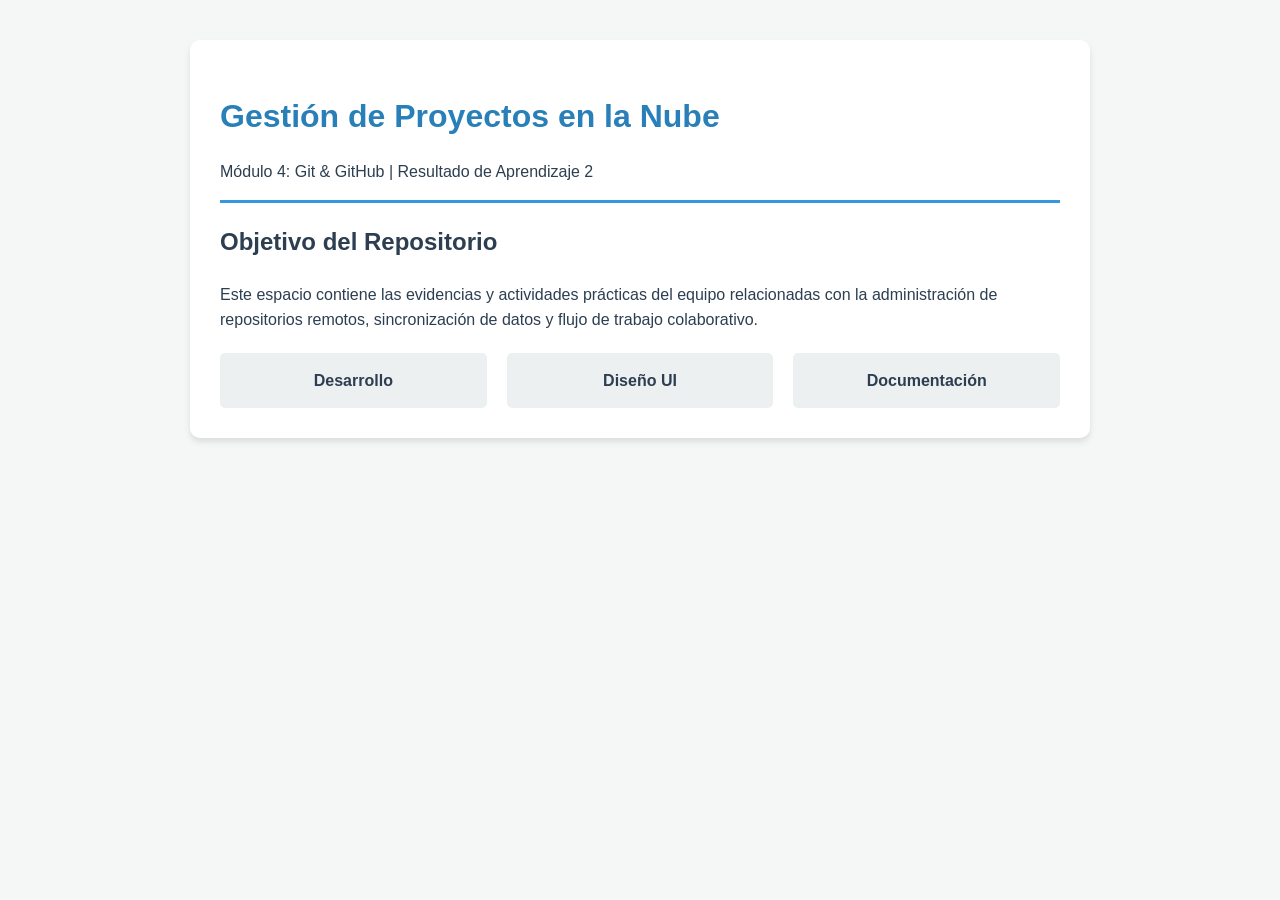
<file: guia3/ejemplo-pag18-19/index.html>
<!DOCTYPE html>
<html lang="es">
<head>
    <meta charset="UTF-8">
    <meta name="viewport" content="width=device-width, initial-scale=1.0">
    <title>Repositorio Colaborativo - Grupo 4</title>
    <style>
        body { font-family: 'Segoe UI', Tahoma, Geneva, Verdana, sans-serif; line-height: 1.6; color: #2c3e50; max-width: 900px; margin: auto; padding: 40px; background-color: #f4f7f6; }
        .container { background: white; padding: 30px; border-radius: 10px; box-shadow: 0 4px 6px rgba(0,0,0,0.1); }
        header { border-bottom: 3px solid #3498db; margin-bottom: 20px; }
        h1 { color: #2980b9; margin-bottom: 5px; }
        .team-section { display: flex; gap: 20px; margin-top: 20px; }
        .member-card { flex: 1; background: #ecf0f1; padding: 15px; border-radius: 5px; text-align: center; font-weight: bold; }
    </style>
</head>
<body>
    <div class="container">
        <header>
            <h1>Gestión de Proyectos en la Nube</h1>
            <p>Módulo 4: Git & GitHub | Resultado de Aprendizaje 2</p>
        </header>
        <main>
            <h2>Objetivo del Repositorio</h2>
            <p>Este espacio contiene las evidencias y actividades prácticas del equipo relacionadas con la administración de repositorios remotos, sincronización de datos y flujo de trabajo colaborativo.</p>
            
            <div class="team-section">
                <div class="member-card">Desarrollo</div>
                <div class="member-card">Diseño UI</div>
                <div class="member-card">Documentación</div>
            </div>
        </main>
    </div>
</body>
</html>
</file>
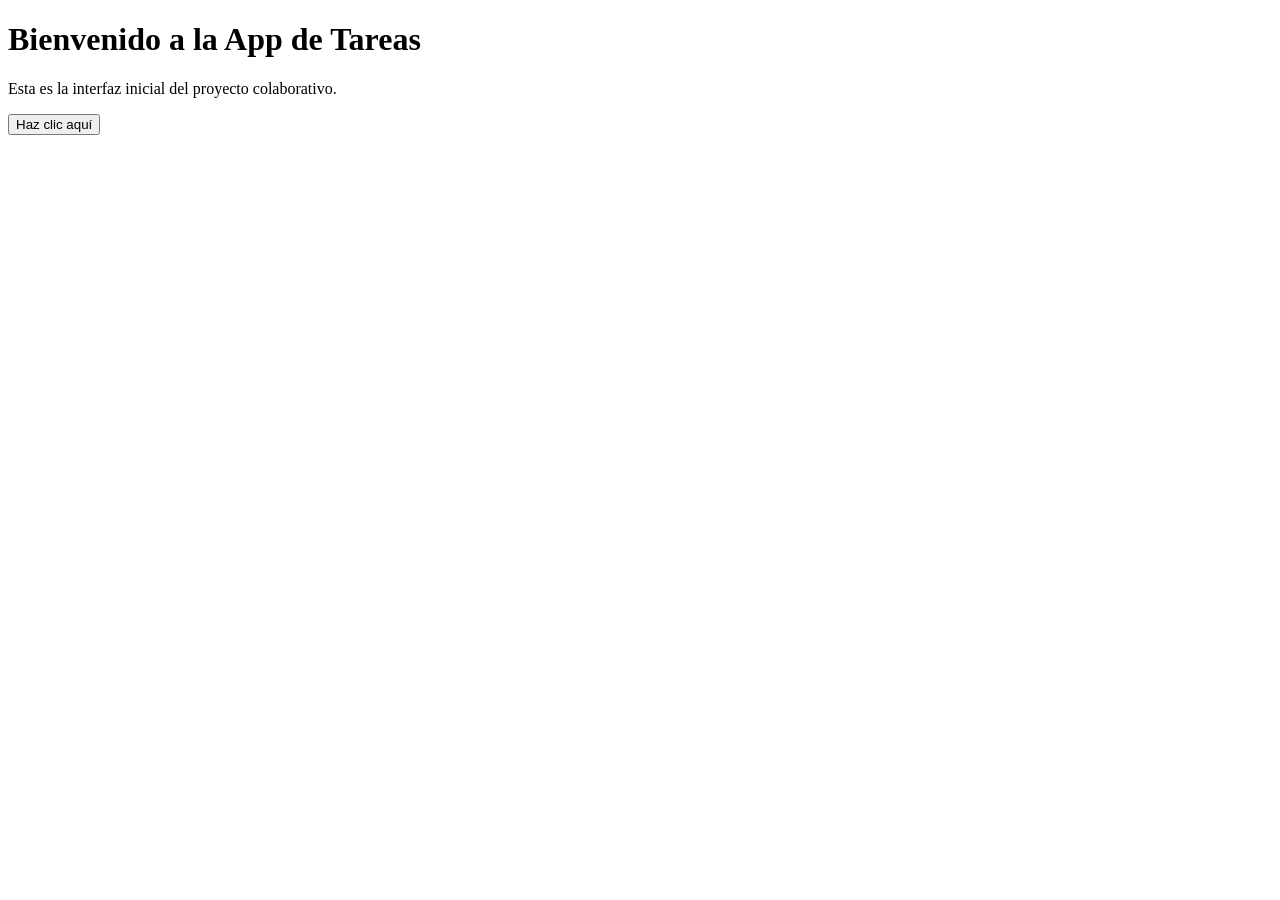
<file: guia3/Ejemplo_(Pag6)/index.html>
<!DOCTYPE html>
<html lang="es">
<head>
    <meta charset="UTF-8">
    <title>Aplicación de Tareas</title>
</head>
<body>
    <h1>Bienvenido a la App de Tareas</h1>
    <p>Esta es la interfaz inicial del proyecto colaborativo.</p>

    <button onclick="mostrarMensaje()">Haz clic aquí</button>

    <script src="api.js"></script>
</body>
</html>
</file>
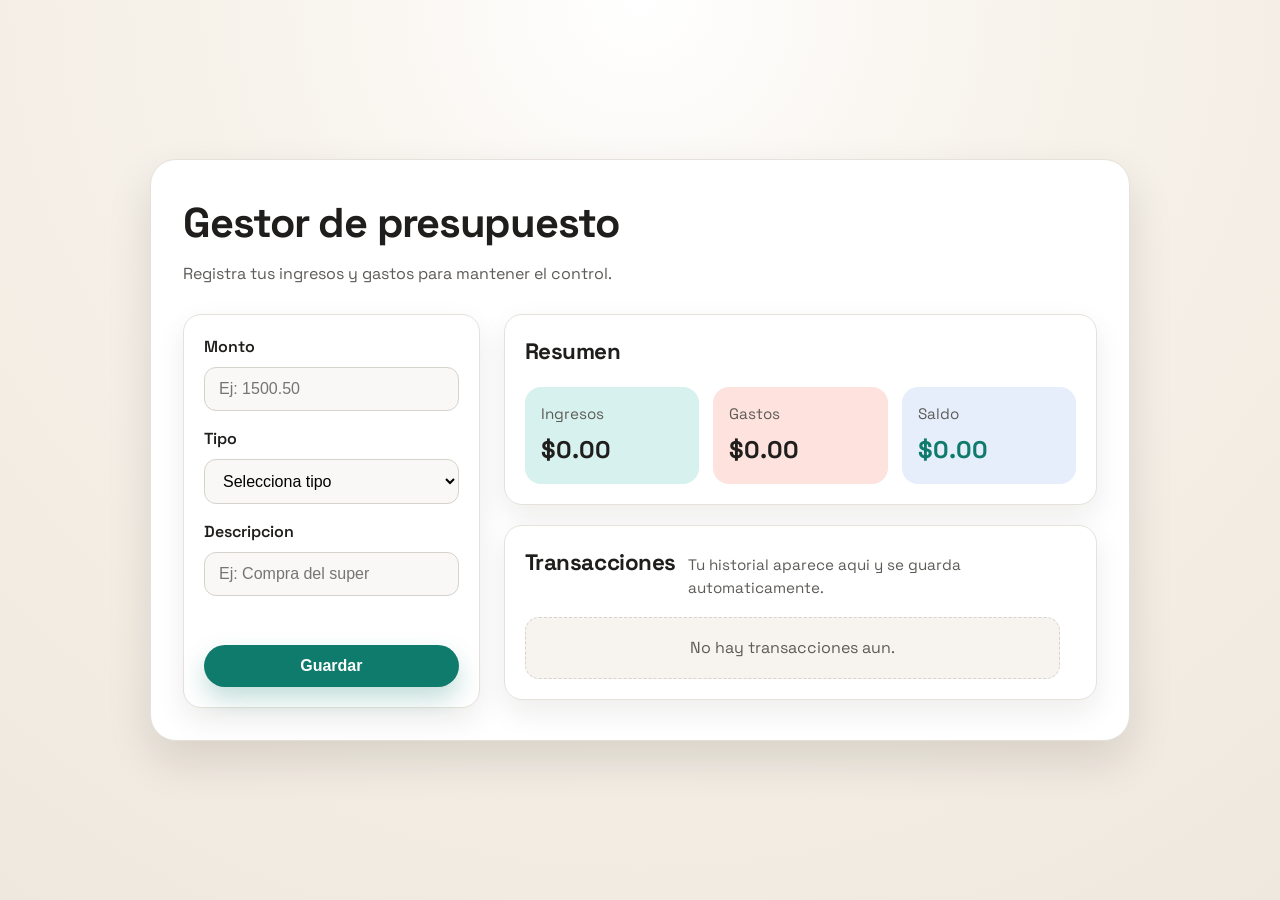
<file: guia3/proyecto-pag15/index.html>
<!doctype html>
<html lang="es">
	<head>
		<meta charset="UTF-8" />
		<meta
			name="viewport"
			content="width=device-width, initial-scale=1.0"
		/>
		<title>Proyecto Unidad 1 Página 15</title>
		<link
			rel="stylesheet"
			href="assets/styles.css"
		/>
	</head>
	<body>
		<main class="app">
			<header class="app-header">
				<div class="app-title">
					<h1>Gestor de presupuesto</h1>
					<p class="app-subtitle">
						Registra tus ingresos y gastos para mantener el control.
					</p>
				</div>
			</header>
			<section class="budget-manager">
				<form
					id="transaction-form"
					class="card form-card"
					autocomplete="off"
				>
					<div class="field">
						<label
							for="amount"
							class="field-label"
							>Monto</label
						>
						<input
							placeholder="Ej: 1500.50"
							step="0.01"
							min="0"
							type="number"
							id="amount"
							class="field-input"
							inputmode="decimal"
							required
						/>
					</div>
					<div class="field">
						<label
							for="type"
							class="field-label"
							>Tipo</label
						>
						<select
							class="field-input"
							id="type"
							required
						>
							<option
								value=""
								selected
								disabled
							>
								Selecciona tipo
							</option>
							<option value="Ingreso">Ingreso</option>
							<option value="Gasto">Gasto</option>
						</select>
					</div>
					<div class="field">
						<label
							for="description"
							class="field-label"
							>Descripcion</label
						>
						<input
							type="text"
							id="description"
							class="field-input"
							placeholder="Ej: Compra del super"
							required
						/>
					</div>
					<p
						id="form-error"
						class="form-error"
						role="alert"
						aria-live="polite"
					></p>
					<button
						type="submit"
						class="btn btn-primary"
					>
						Guardar
					</button>
				</form>
				<section class="account-overview">
					<div class="card summary-card">
						<h2>Resumen</h2>
						<div class="summary-grid">
							<div class="summary-item summary-item--income">
								<span class="summary-label">Ingresos</span>
								<span
									id="income"
									class="summary-value"
									>$0.00</span
								>
							</div>
							<div class="summary-item summary-item--expense">
								<span class="summary-label">Gastos</span>
								<span
									id="expense"
									class="summary-value"
									>$0.00</span
								>
							</div>
							<div class="summary-item summary-item--balance">
								<span class="summary-label">Saldo</span>
								<span
									id="balance"
									class="summary-value balance-value"
									>$0.00</span
								>
							</div>
						</div>
					</div>
					<div class="card list-card">
						<div class="list-header">
							<h2>Transacciones</h2>
							<p class="list-hint">
								Tu historial aparece aqui y se guarda automaticamente.
							</p>
						</div>
						<ul
							id="transaction-list"
							class="transaction-list"
						></ul>
					</div>
				</section>
			</section>
		</main>

		<script src="js/app.js"></script>
	</body>
</html>
</file>
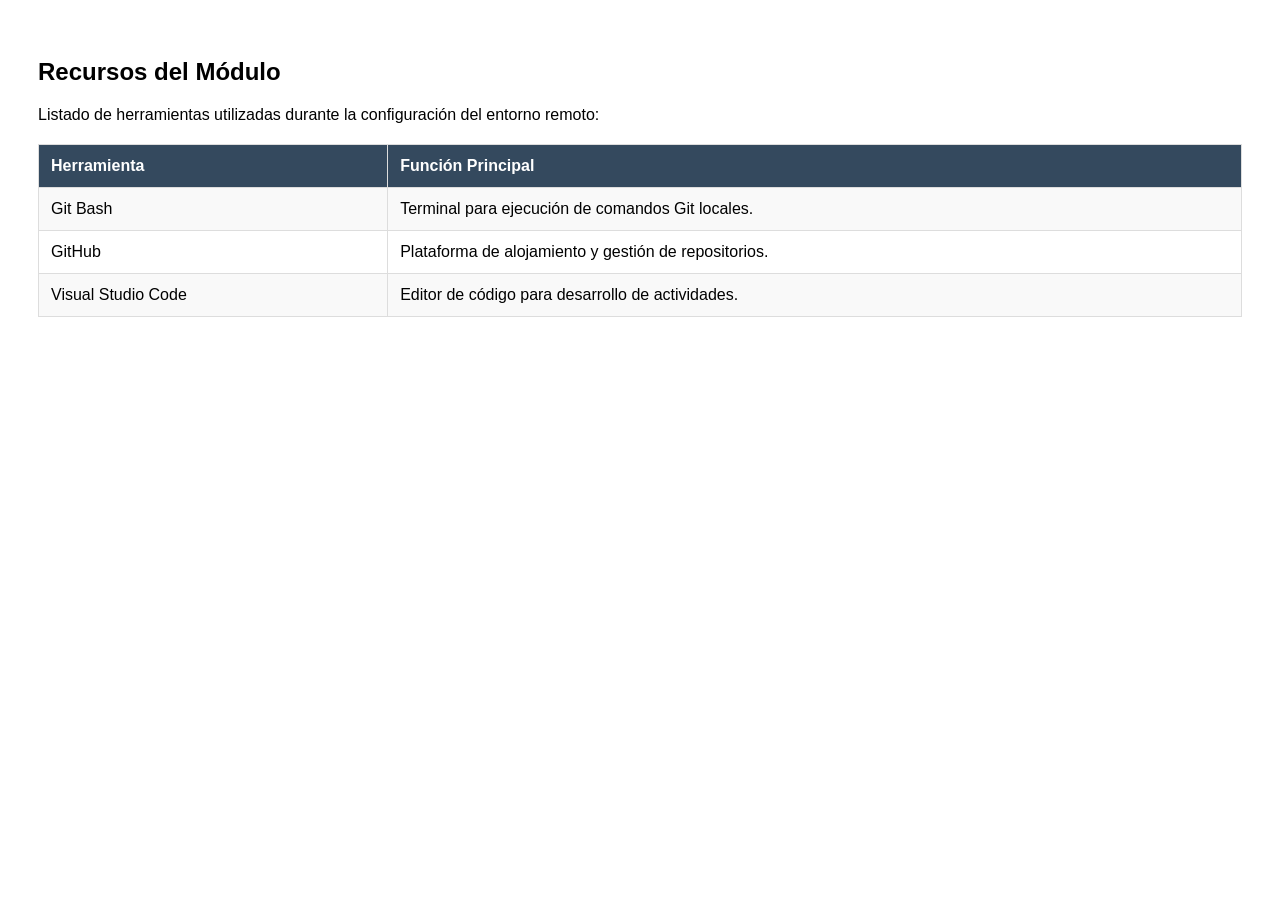
<file: guia3/ejemplo-pag18-19/recursos.html>
<!DOCTYPE html>
<html lang="es">
<head>
    <meta charset="UTF-8">
    <title>Herramientas de Colaboración</title>
    <style>
        body { font-family: sans-serif; padding: 30px; }
        table { width: 100%; border-collapse: collapse; margin-top: 20px; }
        th, td { border: 1px solid #ddd; padding: 12px; text-align: left; }
        th { background-color: #34495e; color: white; }
        tr:nth-child(even) { background-color: #f9f9f9; }
    </style>
</head>
<body>
    <h2>Recursos del Módulo</h2>
    <p>Listado de herramientas utilizadas durante la configuración del entorno remoto:</p>
    <table>
        <tr>
            <th>Herramienta</th>
            <th>Función Principal</th>
        </tr>
        <tr>
            <td>Git Bash</td>
            <td>Terminal para ejecución de comandos Git locales.</td>
        </tr>
        <tr>
            <td>GitHub</td>
            <td>Plataforma de alojamiento y gestión de repositorios.</td>
        </tr>
        <tr>
            <td>Visual Studio Code</td>
            <td>Editor de código para desarrollo de actividades.</td>
        </tr>
    </table>
</body>
</html>
</file>
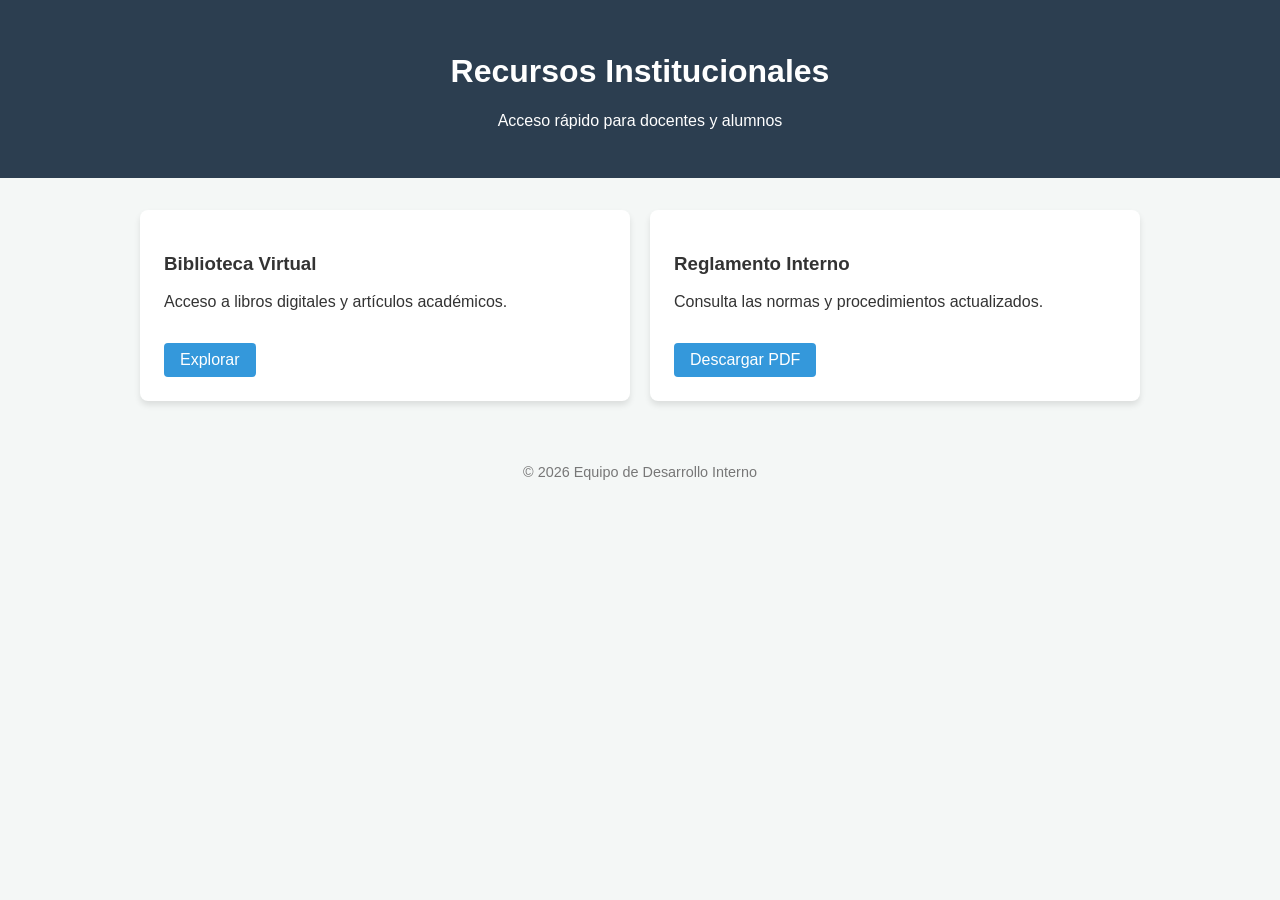
<file: guia3/ejemplo-pag9/index9.html>
<!DOCTYPE html>
<html lang="es">
<head>
    <meta charset="UTF-8">
    <meta name="viewport" content="width=device-width, initial-scale=1.0">
    <title>Portal de Recursos Educativos</title>
    <link rel="stylesheet" href="style.css">
</head>
<body>
    <header>
        <h1>Recursos Institucionales</h1>
        <p>Acceso rápido para docentes y alumnos</p>
    </header>

    <main class="container">
        <section class="grid">
            <div class="card">
                <h3>Biblioteca Virtual</h3>
                <p>Acceso a libros digitales y artículos académicos.</p>
                <a href="#" class="btn">Explorar</a>
            </div>

            <div class="card">
                <h3>Reglamento Interno</h3>
                <p>Consulta las normas y procedimientos actualizados.</p>
                <a href="#" class="btn">Descargar PDF</a>
            </div>
        </section>
    </main>

    <footer>
        <p>&copy; 2026 Equipo de Desarrollo Interno</p>
    </footer>
</body>
</html>
</file>
<file: guia3/proyecto-pag15/assets/styles.css>
@import url('https://fonts.googleapis.com/css2?family=Space+Grotesk:wght@400;500;600;700&display=swap');

:root {
    --bg: #f3efe9;
    --surface: #ffffff;
    --ink: #1f1e1c;
    --muted: #5d5b57;
    --accent: #0f7b6c;
    --accent-soft: #d7f2ee;
    --danger: #c23b22;
    --danger-soft: #fde2dd;
    --balance-soft: #e6eefc;
    --border: #e6e2db;
    --shadow: 0 20px 45px rgba(25, 20, 12, 0.12);
    --radius: 18px;
    --radius-sm: 12px;
    --max-width: 980px;
}

*,
*::after,
*::before {
    margin: 0;
    padding: 0;
    box-sizing: border-box;
}

body {
    font-family: 'Space Grotesk', 'Segoe UI', sans-serif;
    background: radial-gradient(circle at top, #ffffff 0%, #f7f2ea 38%, #efe8de 100%);
    color: var(--ink);
    min-height: 100dvh;
    display: flex;
    align-items: center;
    justify-content: center;
    padding: 32px 16px;
    line-height: 1.5;
}

.app {
    width: min(100%, var(--max-width));
    background: var(--surface);
    border-radius: 26px;
    padding: 32px;
    border: 1px solid var(--border);
    box-shadow: var(--shadow);
}

.app-header {
    display: flex;
    align-items: center;
    justify-content: space-between;
    gap: 16px;
}

.app-title h1 {
    font-size: clamp(1.8rem, 2vw + 1rem, 2.6rem);
    letter-spacing: -0.03em;
}

.app-subtitle {
    color: var(--muted);
    margin-top: 8px;
    font-size: 1rem;
}

.budget-manager {
    margin-top: 28px;
    display: grid;
    grid-template-columns: minmax(260px, 1fr) minmax(0, 2fr);
    gap: 24px;
}

.card {
    background: var(--surface);
    border-radius: var(--radius);
    border: 1px solid var(--border);
    padding: 20px;
    box-shadow: 0 12px 30px rgba(27, 20, 12, 0.08);
}

.form-card {
    display: flex;
    flex-direction: column;
}

.field {
    display: flex;
    flex-direction: column;
    gap: 8px;
    margin-bottom: 16px;
}

.field-label {
    font-weight: 600;
}

.field-input {
    padding: 12px 14px;
    border: 1px solid #d6d2cc;
    border-radius: var(--radius-sm);
    background: #faf8f6;
    font-size: 1rem;
    transition: border-color 0.2s ease, box-shadow 0.2s ease, background 0.2s ease;
}

.field-input:focus {
    outline: none;
    border-color: var(--accent);
    box-shadow: 0 0 0 3px rgba(15, 123, 108, 0.2);
    background: #ffffff;
}

.form-error {
    min-height: 1.3em;
    color: var(--danger);
    margin-bottom: 12px;
    font-weight: 500;
}

.btn {
    padding: 12px 16px;
    border-radius: 999px;
    border: none;
    font-weight: 600;
    cursor: pointer;
    font-size: 1rem;
    transition: transform 0.2s ease, box-shadow 0.2s ease, background 0.2s ease;
}

.btn-primary {
    background: var(--accent);
    color: #ffffff;
    box-shadow: 0 12px 25px rgba(15, 123, 108, 0.25);
}

.btn-primary:hover {
    background: #0c6a5d;
    transform: translateY(-1px);
}

.btn-primary:active {
    transform: translateY(0);
}

.account-overview {
    display: flex;
    flex-direction: column;
    gap: 20px;
}

.summary-card h2,
.list-card h2 {
    font-size: 1.4rem;
    letter-spacing: -0.02em;
}

.summary-grid {
    display: grid;
    grid-template-columns: repeat(3, minmax(0, 1fr));
    gap: 14px;
    margin-top: 18px;
}

.summary-item {
    border-radius: 16px;
    padding: 16px;
    display: flex;
    flex-direction: column;
    gap: 6px;
}

.summary-item--income {
    background: var(--accent-soft);
}

.summary-item--expense {
    background: var(--danger-soft);
}

.summary-item--balance {
    background: var(--balance-soft);
}

.summary-label {
    font-size: 0.95rem;
    color: var(--muted);
}

.summary-value {
    font-size: 1.5rem;
    font-weight: 700;
}

.balance-positive {
    color: var(--accent);
}

.balance-negative {
    color: var(--danger);
}

.list-card {
    position: relative;
    display: flex;
    flex-direction: column;
    max-height: 420px;
}

.list-header {
    display: flex;
    align-items: baseline;
    justify-content: space-between;
    gap: 12px;
}

.list-hint {
    color: var(--muted);
    font-size: 0.95rem;
}

.transaction-list {
    list-style: none;
    display: flex;
    flex-direction: column;
    gap: 12px;
    margin-top: 18px;
    flex: 1;
    overflow-y: auto;
    padding-right: 6px;
    scrollbar-gutter: stable;
    scrollbar-width: thin;
    scrollbar-color: rgba(15, 123, 108, 0.6) rgba(214, 210, 204, 0.5);
}

.transaction-list::-webkit-scrollbar {
    width: 10px;
}

.transaction-list::-webkit-scrollbar-track {
    background: rgba(214, 210, 204, 0.4);
    border-radius: 999px;
}

.transaction-list::-webkit-scrollbar-thumb {
    background: linear-gradient(180deg, rgba(15, 123, 108, 0.75), rgba(15, 123, 108, 0.4));
    border-radius: 999px;
    border: 2px solid rgba(214, 210, 204, 0.4);
}

.transaction-list::-webkit-scrollbar-thumb:hover {
    background: linear-gradient(180deg, rgba(15, 123, 108, 0.95), rgba(15, 123, 108, 0.6));
}

.transaction-item {
    display: flex;
    align-items: center;
    justify-content: space-between;
    gap: 12px;
    padding: 14px 16px;
    border-radius: 16px;
    border: 1px solid #ebe7e1;
    background: #fdfcfb;
}

.transaction-item--income {
    border-left: 4px solid var(--accent);
}

.transaction-item--expense {
    border-left: 4px solid var(--danger);
    background: #fff7f6;
}

.transaction-meta {
    display: flex;
    flex-direction: column;
    gap: 4px;
}

.transaction-type {
    font-weight: 600;
}

.transaction-desc {
    color: var(--muted);
    font-size: 0.95rem;
}

.transaction-date {
    color: #8b8781;
    font-size: 0.82rem;
}

.transaction-actions {
    display: flex;
    align-items: center;
    gap: 10px;
}

.transaction-amount {
    font-weight: 700;
    font-size: 1.05rem;
}

.transaction-amount--income {
    color: var(--accent);
}

.transaction-amount--expense {
    color: var(--danger);
}

.transaction-delete {
    border: none;
    background: transparent;
    color: var(--danger);
    font-size: 1.2rem;
    cursor: pointer;
    padding: 6px;
    border-radius: 10px;
    transition: background 0.2s ease, color 0.2s ease;
}

.transaction-delete:hover {
    background: var(--danger-soft);
    color: #a5311d;
}

.transaction-empty {
    padding: 18px;
    text-align: center;
    color: var(--muted);
    border-radius: 14px;
    border: 1px dashed #d8d3cc;
    background: #f7f4f0;
}

@media (max-width: 900px) {
    .budget-manager {
        grid-template-columns: 1fr;
    }

    .summary-grid {
        grid-template-columns: 1fr;
    }

    .list-header {
        flex-direction: column;
        align-items: flex-start;
    }
}

@media (max-width: 600px) {
    body {
        padding: 24px 12px;
    }

    .app {
        padding: 20px;
    }

    .btn {
        width: 100%;
    }

    .transaction-item {
        flex-direction: column;
        align-items: flex-start;
    }

    .transaction-actions {
        width: 100%;
        justify-content: space-between;
    }
}
</file>
<file: guia3/ejemplo-pag9/style.css>
/* Configuración General */
body {
    font-family: 'Segoe UI', Tahoma, Geneva, Verdana, sans-serif;
    margin: 0;
    background-color: #f4f7f6;
    color: #333;
}

header {
    background-color: #2c3e50;
    color: white;
    padding: 2rem;
    text-align: center;
}

.container {
    max-width: 1000px;
    margin: 2rem auto;
    padding: 0 1rem;
}

/* Sistema de Rejilla */
.grid {
    display: grid;
    grid-template-columns: repeat(auto-fit, minmax(250px, 1fr));
    gap: 20px;
}

/* Tarjetas */
.card {
    background: white;
    padding: 1.5rem;
    border-radius: 8px;
    box-shadow: 0 4px 6px rgba(0,0,0,0.1);
    transition: transform 0.2s;
}

.card:hover {
    transform: translateY(-5px);
}

.btn {
    display: inline-block;
    margin-top: 1rem;
    padding: 0.5rem 1rem;
    background-color: #3498db;
    color: white;
    text-decoration: none;
    border-radius: 4px;
}

footer {
    text-align: center;
    padding: 1rem;
    font-size: 0.9rem;
    color: #777;
}
</file>
